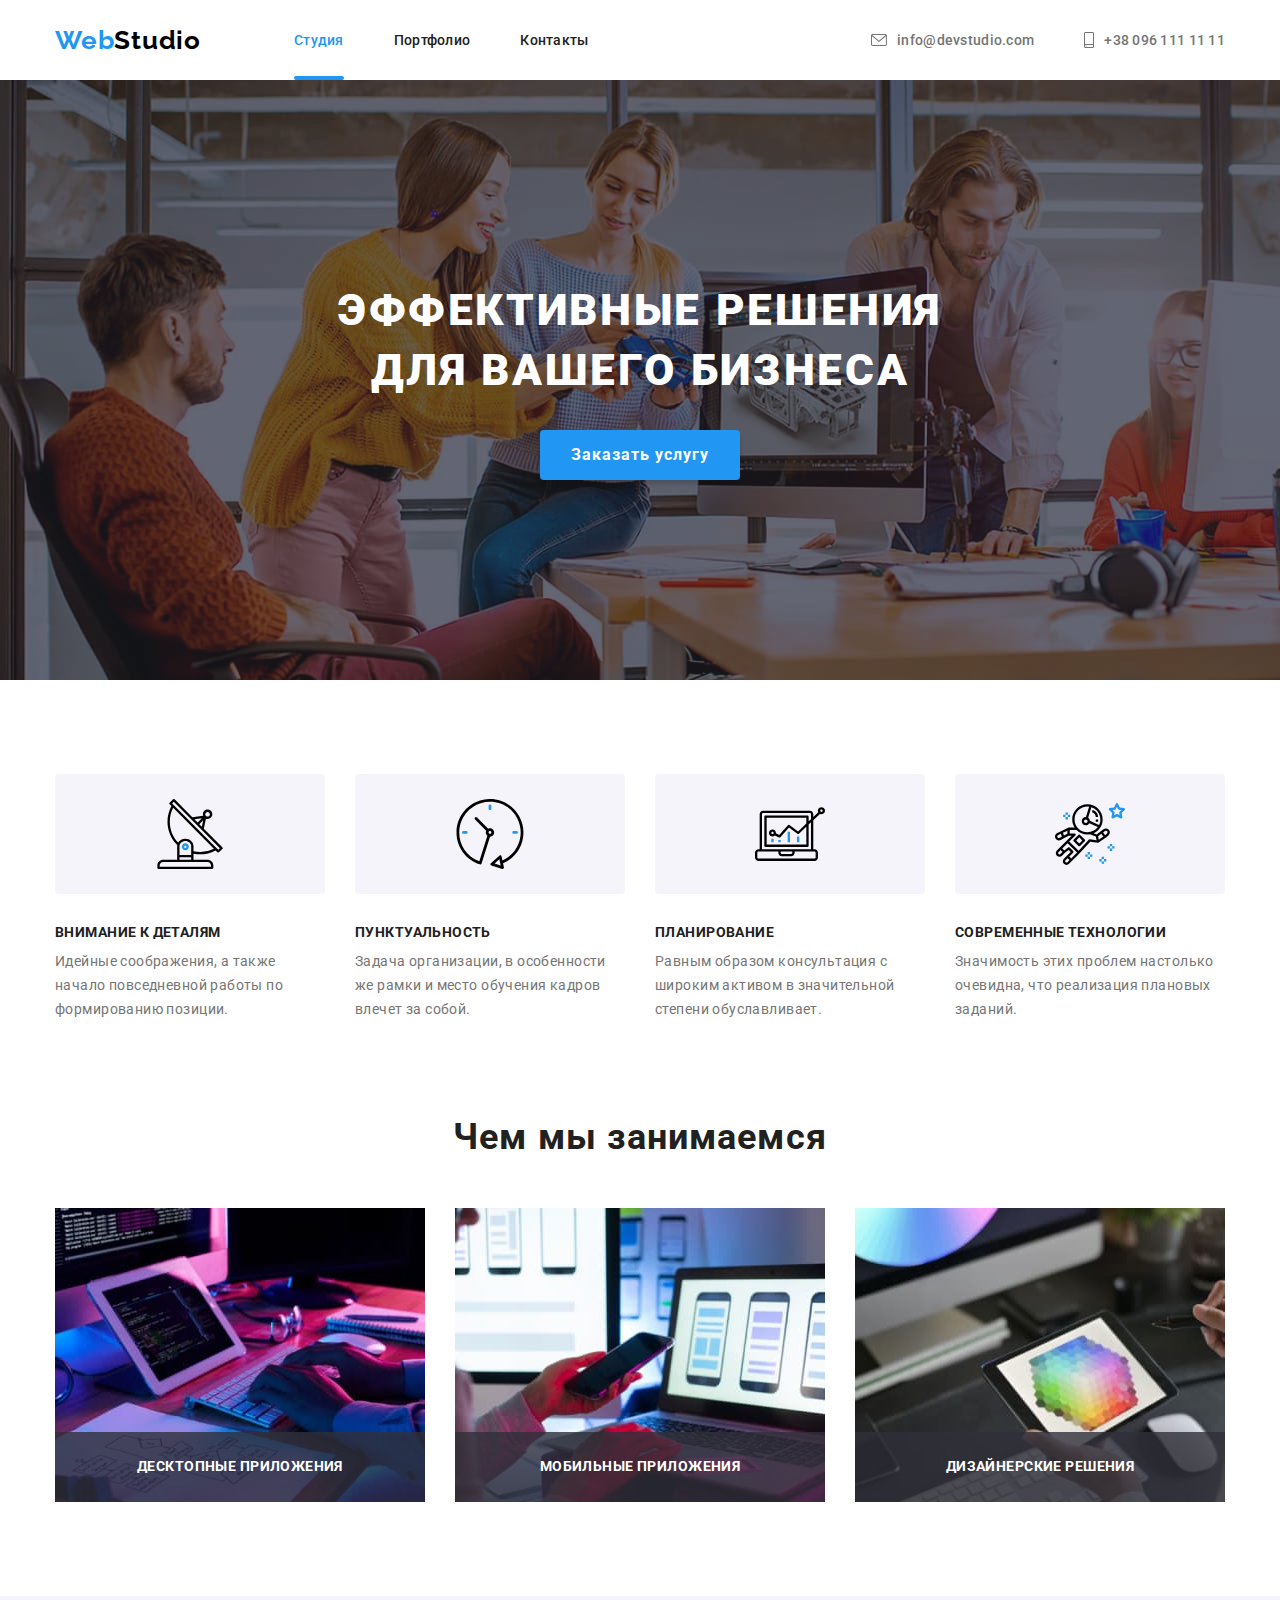
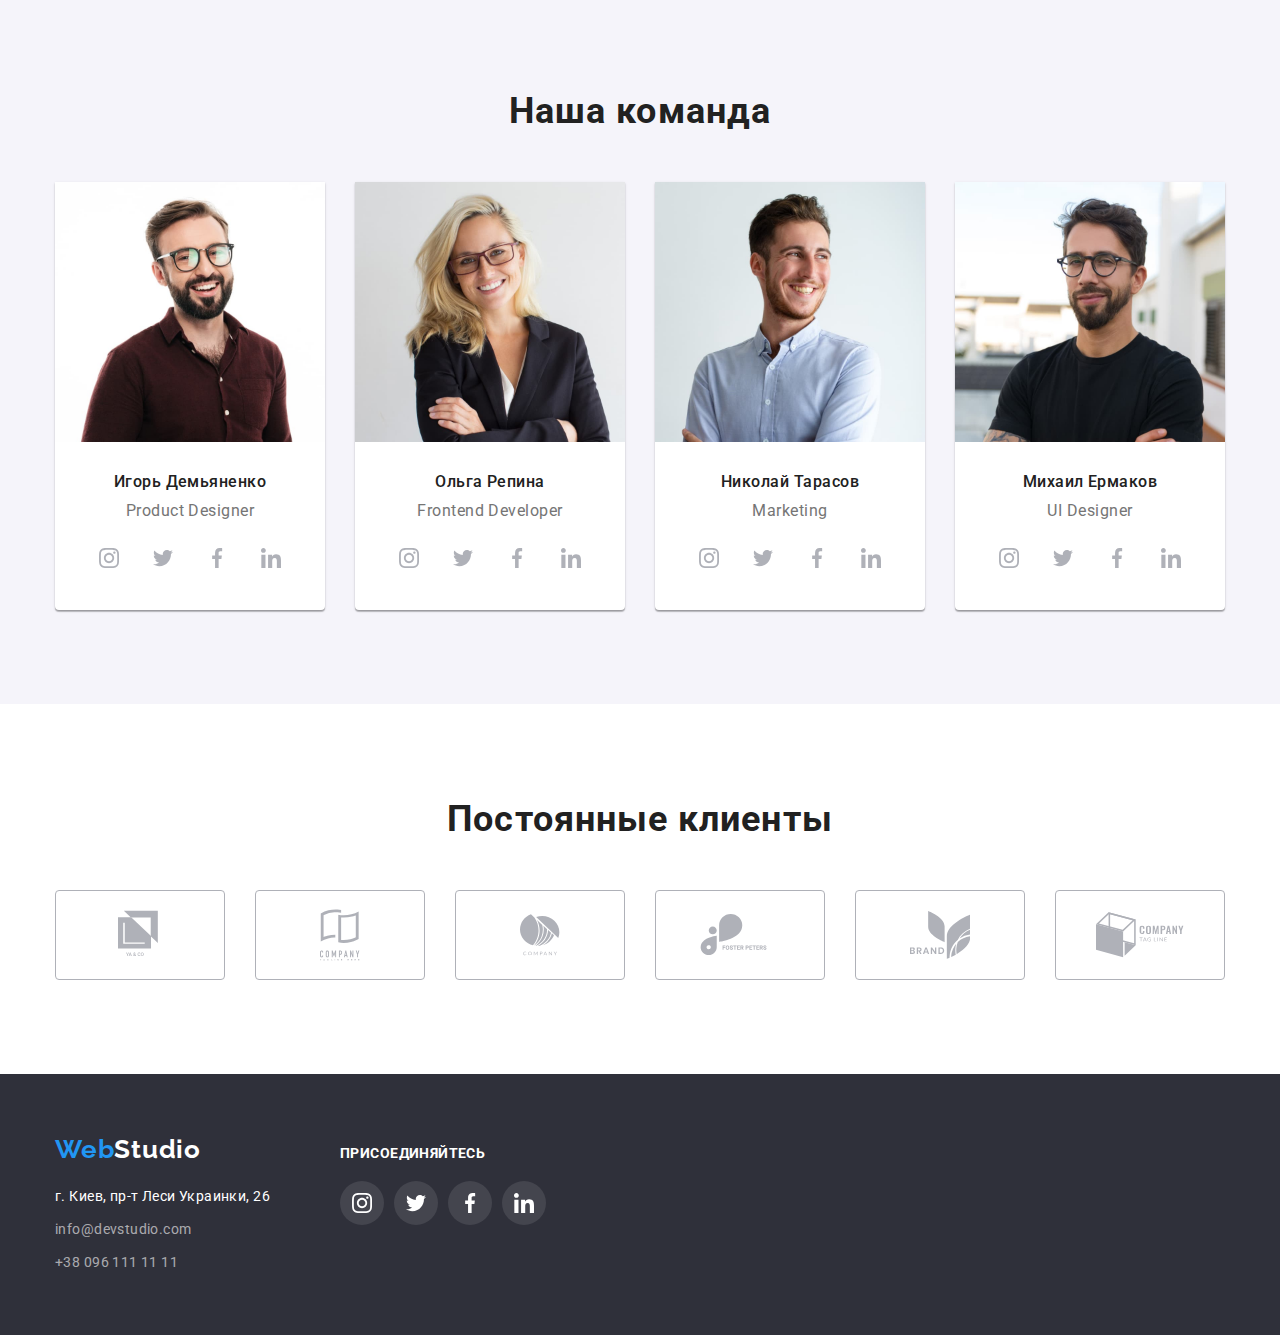
<file: index.html>
<!DOCTYPE html>
<html lang="ru">
  <head>
    <meta charset="UTF-8" />
    <meta name="viewport" content="width=device-width, initial-scale=1.0" />
    <title>Студия</title>
    <link rel="preconnect" href="https://fonts.gstatic.com" />
    <link
      href="https://fonts.googleapis.com/css2?family=Raleway:wght@700&family=Roboto:wght@400;500;700;900&display=swap"
      rel="stylesheet"
    />
    <link
      rel="stylesheet"
      href="https://cdnjs.cloudflare.com/ajax/libs/modern-normalize/1.0.0/modern-normalize.min.css"
    />
    <link rel="stylesheet" href="./css/styles.css" />
  </head>

  <body>
    <header class="header">
      <div class="container">
        <nav class="navigation">
          <a class="logotype links" href="/" lang="en">
            <span class="accent-logo">Web</span>Studio
          </a>
          <ul class="navigation-list lists">
            <li class="navigation-list-item">
              <a class="navigation-list-link links current" href="#">Студия</a>
            </li>
            <li class="navigation-list-item">
              <a class="navigation-list-link links" href="./portfolio.html"
                >Портфолио</a
              >
            </li>
            <li class="navigation-list-item">
              <a class="navigation-list-link links" href="#">Контакты</a>
            </li>
          </ul>
        </nav>
        <ul class="contacts-list lists">
          <li class="contacts-list-item">
            <a
              class="contacts-mail-link links"
              href="mailto:info@devstudio.com"
            >
              <svg class="contacts-icon" width="16" height="12">
                <use href="./images/sprite.svg#envelope"></use>
              </svg>
              info@devstudio.com</a
            >
          </li>
          <li class="contacts-list-item">
            <a class="contacts-tel-link links" href="tel:+380961111111">
              <svg class="contacts-icon" width="10" height="16">
                <use href="./images/sprite.svg#phone"></use>
              </svg>
              +38 096 111 11 11</a
            >
          </li>
        </ul>
      </div>
    </header>

    <main>
      <!-- Hero -->
      <section class="hero">
        <div class="container">
          <h1 class="hero-title">
            Эффективные решения <br />для вашего бизнеса
          </h1>
          <button type="button" class="button" data-modal-open>
            Заказать услугу
          </button>
        </div>
      </section>

      <!-- Features -->
      <section class="features padding-sections">
        <div class="container">
          <h2 class="title visually-hidden">Наши особенности</h2>
          <ul class="features-list lists">
            <li class="features-list-item">
              <div class="features-icon">
                <svg class="features-icon-item">
                  <use href="./images/sprite.svg#antenna"></use>
                </svg>
              </div>
              <h3 class="subtitle">Внимание к деталям</h3>
              <p class="description">
                Идейные соображения, а также начало повседневной работы по
                формированию позиции.
              </p>
            </li>
            <li class="features-list-item">
              <div class="features-icon">
                <svg class="features-icon-item">
                  <use href="./images/sprite.svg#clock"></use>
                </svg>
              </div>
              <h3 class="subtitle">Пунктуальность</h3>
              <p class="description">
                Задача организации, в особенности же рамки и место обучения
                кадров влечет за собой.
              </p>
            </li>
            <li class="features-list-item">
              <div class="features-icon">
                <svg class="features-icon-item">
                  <use href="./images/sprite.svg#computer"></use>
                </svg>
              </div>
              <h3 class="subtitle">Планирование</h3>
              <p class="description">
                Равным образом консультация с широким активом в значительной
                степени обуславливает.
              </p>
            </li>
            <li class="features-list-item">
              <div class="features-icon">
                <svg class="features-icon-item">
                  <use href="./images/sprite.svg#astronaut"></use>
                </svg>
              </div>
              <h3 class="subtitle">Современные технологии</h3>
              <p class="description">
                Значимость этих проблем настолько очевидна, что реализация
                плановых заданий.
              </p>
            </li>
          </ul>
        </div>
      </section>

      <!-- What we do -->
      <section class="process">
        <div class="container">
          <h2 class="title">Чем мы занимаемся</h2>
          <ul class="process-list lists">
            <li class="process-list-item">
              <div class="process-wrapper">
                <img
                  class="process-list-img"
                  src="./images/what_we_do/img1.jpg"
                  alt="Человек набирает программный код на компьютере"
                  width="370"
                  height="294"
                />
                <h3 class="process-title">Десктопные приложения</h3>
              </div>
            </li>
            <li class="process-list-item">
              <div class="process-wrapper">
                <img
                  class="process-list-img"
                  src="./images/what_we_do/img2.jpg"
                  alt="Человек проверяет на компьютере соответствие макета и готовой программы для мобильного телефона"
                  width="370"
                  height="294"
                />
                <h3 class="process-title">Мобильные приложения</h3>
              </div>
            </li>
            <li class="process-list-item">
              <div class="process-wrapper">
                <img
                  class="process-list-img"
                  src="./images/what_we_do/img3.jpg"
                  alt="Человек проверяет поведение программы на планшете"
                  width="370"
                  height="294"
                />
                <h3 class="process-title">Дизайнерские решения</h3>
              </div>
            </li>
          </ul>
        </div>
      </section>

      <!-- Team -->
      <section class="team padding-sections">
        <div class="container">
          <h2 class="title">Наша команда</h2>
          <ul class="team-list lists">
            <li class="team-list-item">
              <img
                class="team-list-img"
                src="./images/team/demyanenko.jpg"
                alt="Улыбающийся мужчина в очках и с бородой, которого зовут Игорь Демьяненко"
                width="270"
                height="260"
              />
              <h3 class="team-list-name">Игорь Демьяненко</h3>
              <p class="team-list-position" lang="en">Product Designer</p>
              <ul class="social-links lists">
                <li class="social-links-item">
                  <a class="social-links-link" href="/" aria-label="Инстаграмм">
                    <svg class="social-links-icon" width="20" height="20">
                      <use href="./images/sprite.svg#instagram"></use>
                    </svg>
                  </a>
                </li>
                <li class="social-links-item">
                  <a class="social-links-link" href="/" aria-label="Твиттер">
                    <svg class="social-links-icon" width="20" height="20">
                      <use href="./images/sprite.svg#twitter"></use>
                    </svg>
                  </a>
                </li>
                <li class="social-links-item">
                  <a class="social-links-link" href="/" aria-label="Фейсбук">
                    <svg class="social-links-icon" width="20" height="20">
                      <use href="./images/sprite.svg#facebook"></use>
                    </svg>
                  </a>
                </li>
                <li class="social-links-item">
                  <a class="social-links-link" href="/" aria-label="Линкедин">
                    <svg class="social-links-icon" width="20" height="20">
                      <use href="./images/sprite.svg#linkedin"></use>
                    </svg>
                  </a>
                </li>
              </ul>
            </li>
            <li class="team-list-item">
              <img
                class="team-list-img"
                src="./images/team/repina.jpg"
                alt="Улыбающаяся женщина в очках, которую зовут Ольга Репина"
                width="270"
                height="260"
              />
              <h3 class="team-list-name">Ольга Репина</h3>
              <p class="team-list-position" lang="en">Frontend Developer</p>
              <ul class="social-links lists">
                <li class="social-links-item">
                  <a class="social-links-link" href="/" aria-label="Инстаграмм">
                    <svg class="social-links-icon" width="20" height="20">
                      <use href="./images/sprite.svg#instagram"></use>
                    </svg>
                  </a>
                </li>
                <li class="social-links-item">
                  <a class="social-links-link" href="/" aria-label="Твиттер">
                    <svg class="social-links-icon" width="20" height="20">
                      <use href="./images/sprite.svg#twitter"></use>
                    </svg>
                  </a>
                </li>
                <li class="social-links-item">
                  <a class="social-links-link" href="/" aria-label="Фейсбук">
                    <svg class="social-links-icon" width="20" height="20">
                      <use href="./images/sprite.svg#facebook"></use>
                    </svg>
                  </a>
                </li>
                <li class="social-links-item">
                  <a class="social-links-link" href="/" aria-label="Линкедин">
                    <svg class="social-links-icon" width="20" height="20">
                      <use href="./images/sprite.svg#linkedin"></use>
                    </svg>
                  </a>
                </li>
              </ul>
            </li>
            <li class="team-list-item">
              <img
                class="team-list-img"
                src="./images/team/tarasov.jpg"
                alt="Улыбающийся мужчина с бородой, которого зовут Николай Тарасов"
                width="270"
                height="260"
              />
              <h3 class="team-list-name">Николай Тарасов</h3>
              <p class="team-list-position" lang="en">Marketing</p>
              <ul class="social-links lists">
                <li class="social-links-item">
                  <a class="social-links-link" href="/" aria-label="Инстаграмм">
                    <svg class="social-links-icon" width="20" height="20">
                      <use href="./images/sprite.svg#instagram"></use>
                    </svg>
                  </a>
                </li>
                <li class="social-links-item">
                  <a class="social-links-link" href="/" aria-label="Твиттер">
                    <svg class="social-links-icon" width="20" height="20">
                      <use href="./images/sprite.svg#twitter"></use>
                    </svg>
                  </a>
                </li>
                <li class="social-links-item">
                  <a class="social-links-link" href="/" aria-label="Фейсбук">
                    <svg class="social-links-icon" width="20" height="20">
                      <use href="./images/sprite.svg#facebook"></use>
                    </svg>
                  </a>
                </li>
                <li class="social-links-item">
                  <a class="social-links-link" href="/" aria-label="Линкедин">
                    <svg class="social-links-icon" width="20" height="20">
                      <use href="./images/sprite.svg#linkedin"></use>
                    </svg>
                  </a>
                </li>
              </ul>
            </li>
            <li class="team-list-item">
              <img
                class="team-list-img"
                src="./images/team/ermakov.jpg"
                alt="Улыбающийся мужчина в очках и с бородой, которого зовут Михаил Ермаков"
                width="270"
                height="260"
              />
              <h3 class="team-list-name">Михаил Ермаков</h3>
              <p class="team-list-position" lang="en">UI Designer</p>
              <ul class="social-links lists">
                <li class="social-links-item">
                  <a class="social-links-link" href="/" aria-label="Инстаграмм">
                    <svg class="social-links-icon" width="20" height="20">
                      <use href="./images/sprite.svg#instagram"></use>
                    </svg>
                  </a>
                </li>
                <li class="social-links-item">
                  <a class="social-links-link" href="/" aria-label="Твиттер">
                    <svg class="social-links-icon" width="20" height="20">
                      <use href="./images/sprite.svg#twitter"></use>
                    </svg>
                  </a>
                </li>
                <li class="social-links-item">
                  <a class="social-links-link" href="/" aria-label="Фейсбук">
                    <svg class="social-links-icon" width="20" height="20">
                      <use href="./images/sprite.svg#facebook"></use>
                    </svg>
                  </a>
                </li>
                <li class="social-links-item">
                  <a class="social-links-link" href="/" aria-label="Линкедин">
                    <svg class="social-links-icon" width="20" height="20">
                      <use href="./images/sprite.svg#linkedin"></use>
                    </svg>
                  </a>
                </li>
              </ul>
            </li>
          </ul>
        </div>
      </section>

      <!--CLIENTS-->
      <section class="clients padding-sections">
        <div class="container">
          <h2 class="title">Постоянные клиенты</h2>
          <ul class="clients-list lists">
            <li class="clients-list-item">
              <a class="client-link" href="/">
                <svg class="client-logo" width="44" height="50">
                  <use href="./images/sprite.svg#logo1"></use>
                </svg>
              </a>
            </li>
            <li class="clients-list-item">
              <a class="client-link" href="/">
                <svg class="client-logo" width="40" height="52">
                  <use href="./images/sprite.svg#logo2"></use>
                </svg>
              </a>
            </li>
            <li class="clients-list-item">
              <a class="client-link" href="/">
                <svg class="client-logo" width="40" height="42">
                  <use href="./images/sprite.svg#logo3"></use>
                </svg>
              </a>
            </li>
            <li class="clients-list-item">
              <a class="client-link" href="/">
                <svg class="client-logo" width="80" height="42">
                  <use href="./images/sprite.svg#logo4"></use>
                </svg>
              </a>
            </li>
            <li class="clients-list-item">
              <a class="client-link" href="/">
                <svg class="client-logo" width="60" height="48">
                  <use href="./images/sprite.svg#logo5"></use>
                </svg>
              </a>
            </li>
            <li class="clients-list-item">
              <a class="client-link" href="/">
                <svg class="client-logo" width="88" height="46">
                  <use href="./images/sprite.svg#logo6"></use>
                </svg>
              </a>
            </li>
          </ul>
        </div>
      </section>
    </main>

    <!--FOOTER-->
    <footer class="footer">
      <div class="container">
        <div class="contacts">
          <a class="logotype links logo-dark" href="/" lang="en">
            <span class="accent-logo">Web</span>Studio
          </a>
          <address class="address">
            <ul class="contact-information-list lists">
              <li class="contact-information-list-item">
                <a
                  class="contact-information-list-link links contact-address"
                  href="https://goo.gl/maps/4wax39KtcL6fPzoCA"
                  target="_blank"
                  >г. Киев, пр-т Леси Украинки, 26</a
                >
              </li>
              <li class="contact-information-list-item">
                <a
                  class="contact-information-list-link links contact-information"
                  href="mailto:info@devstudio.com"
                  >info@devstudio.com</a
                >
              </li>
              <li class="contact-information-list-item">
                <a
                  class="contact-information-list-link links contact-information"
                  href="tel:+380961111111"
                  >+38 096 111 11 11</a
                >
              </li>
            </ul>
          </address>
        </div>
        <div class="social-items">
          <p class="call">присоединяйтесь</p>
          <ul class="social-footer lists">
            <li class="social-links-item">
              <a class="social-links-link" href="/" aria-label="Инстаграмм">
                <svg class="social-links-icon" width="20" height="20">
                  <use href="./images/sprite.svg#instagram"></use>
                </svg>
              </a>
            </li>
            <li class="social-links-item">
              <a class="social-links-link" href="/" aria-label="Твиттер">
                <svg class="social-links-icon" width="20" height="20">
                  <use href="./images/sprite.svg#twitter"></use>
                </svg>
              </a>
            </li>
            <li class="social-links-item">
              <a class="social-links-link" href="/" aria-label="Фейсбук">
                <svg class="social-links-icon" width="20" height="20">
                  <use href="./images/sprite.svg#facebook"></use>
                </svg>
              </a>
            </li>
            <li class="social-links-item">
              <a class="social-links-link" href="/" aria-label="Линкедин">
                <svg class="social-links-icon" width="20" height="20">
                  <use href="./images/sprite.svg#linkedin"></use>
                </svg>
              </a>
            </li>
          </ul>
        </div>
      </div>
    </footer>

    <!--MODAL-WINDOW-->
    <div class="backdrop is-hidden" data-modal>
      <div class="modal">
        <button type="button" class="modal-close-btn" data-modal-close>
          <svg class="close-btn" width="18" height="18">
            <use href="./images/sprite.svg#close-btn"></use>
          </svg>
        </button>
      </div>
    </div>
    <script src="./js/modal.js"></script>
  </body>
</html>
</file>
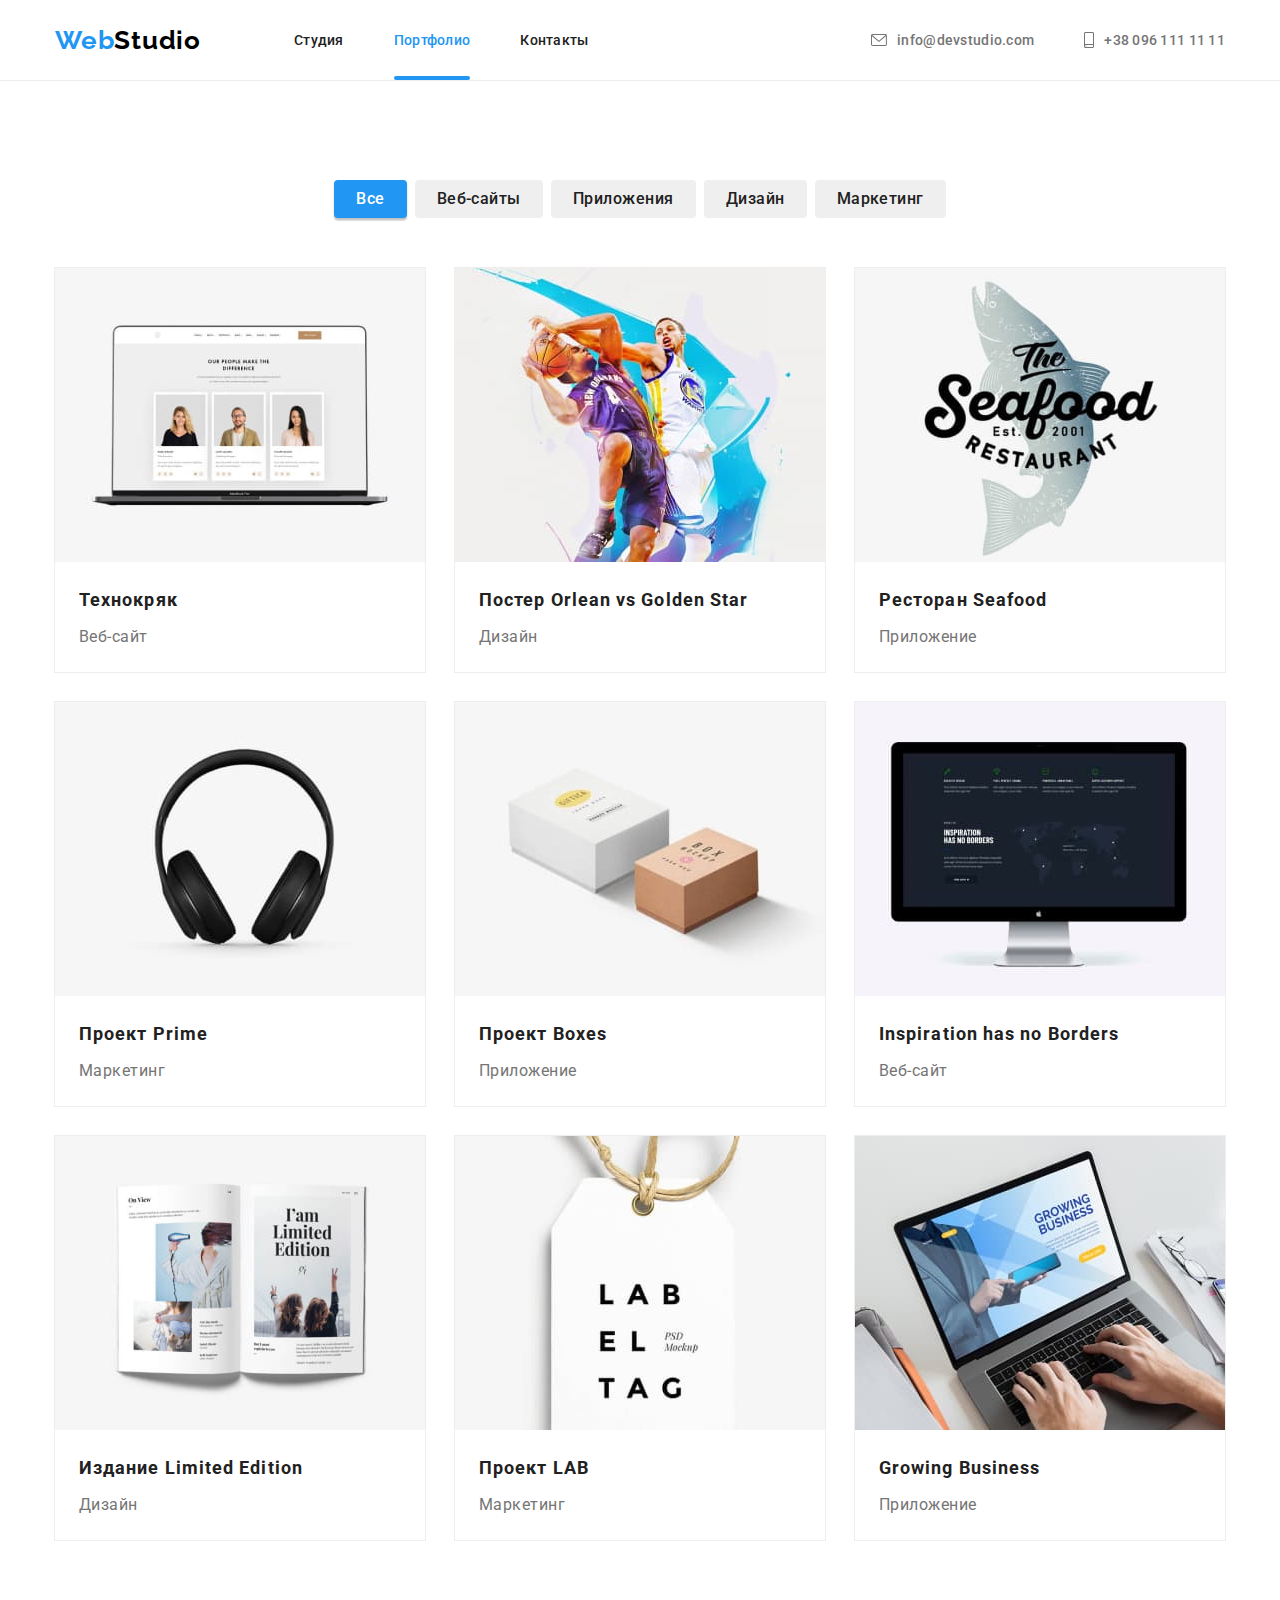
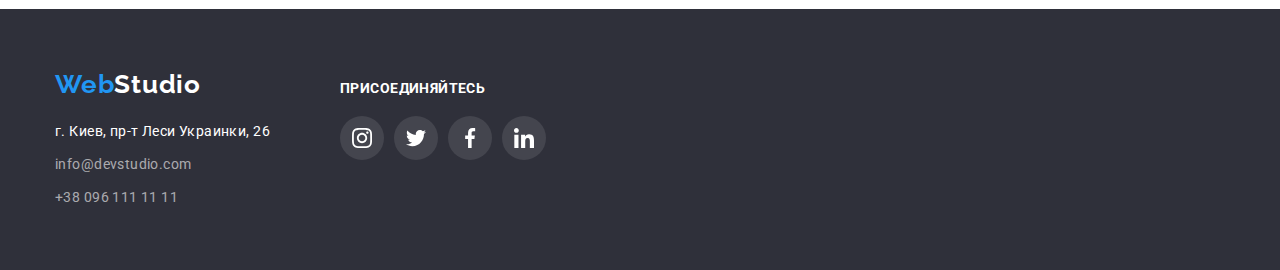
<file: portfolio.html>
<!DOCTYPE html>
<html lang="ru">
  <head>
    <meta charset="UTF-8" />
    <meta name="viewport" content="width=device-width, initial-scale=1.0" />
    <title>Портфолио</title>
    <link rel="preconnect" href="https://fonts.gstatic.com" />
    <link
      href="https://fonts.googleapis.com/css2?family=Raleway:wght@700&family=Roboto:wght@400;500;700;900&display=swap"
      rel="stylesheet"
    />
    <link
      rel="stylesheet"
      href="https://cdnjs.cloudflare.com/ajax/libs/modern-normalize/1.0.0/modern-normalize.min.css"
    />
    <link rel="stylesheet" href="./css/styles.css" />
  </head>

  <body>
    <header class="header header-pf">
      <div class="container">
        <nav class="navigation">
          <a class="logotype links" href="/" lang="en">
            <span class="accent-logo">Web</span>Studio
          </a>
          <ul class="navigation-list lists">
            <li class="navigation-list-item">
              <a class="navigation-list-link links" href="./index.html"
                >Студия</a
              >
            </li>
            <li class="navigation-list-item">
              <a class="navigation-list-link links current" href="#"
                >Портфолио</a
              >
            </li>
            <li class="navigation-list-item">
              <a class="navigation-list-link links" href="#">Контакты</a>
            </li>
          </ul>
        </nav>
        <ul class="contacts-list lists">
          <li class="contacts-list-item">
            <a
              class="contacts-mail-link-pf links"
              href="mailto:info@devstudio.com"
            >
              <svg class="contacts-icon" width="16" height="12">
                <use href="./images/sprite.svg#envelope"></use>
              </svg>
              info@devstudio.com</a
            >
          </li>
          <li class="contacts-list-item">
            <a class="contacts-tel-link links" href="tel:+380961111111">
              <svg class="contacts-icon" width="10" height="16">
                <use href="./images/sprite.svg#phone"></use>
              </svg>
              +38 096 111 11 11</a
            >
          </li>
        </ul>
      </div>
    </header>

    <main>
      <!-- Portfolio -->
      <section class="portfolio">
        <div class="container">
          <h1 class="title visually-hidden">Наши работы</h1>
          <ul class="filter-list lists">
            <li class="filter-list-item">
              <button class="filter-button current-btn" type="button">
                Все
              </button>
            </li>
            <li class="filter-list-item">
              <button class="filter-button" type="button">Веб-сайты</button>
            </li>
            <li class="filter-list-item">
              <button class="filter-button" type="button">Приложения</button>
            </li>
            <li class="filter-list-item">
              <button class="filter-button" type="button">Дизайн</button>
            </li>
            <li class="filter-list-item">
              <button class="filter-button" type="button">Маркетинг</button>
            </li>
          </ul>
          <ul class="portfolio-list lists">
            <li class="portfolio-list-item">
              <a class="portfolio-list-link links" href="#">
                <div class="portfolio-img-wrapper">
                  <img
                    class="portfolio-list-img"
                    src="./images/portfolio/technocryak.jpg"
                    width="370"
                    height="294"
                    alt="Ноутбук, на экране которого открыта стартовая страница сайта с подписанными фотографиями трех специалистов - двух женщин и мужчины"
                  />
                  <p class="overlay">
                    Технокряк это современная площадка распространения
                    коронавируса. Компании используют эту платформу для
                    цифрового шпионажа и атак на защищённые сервера конкурентов.
                  </p>
                </div>
                <div class="text">
                  <h2 class="portfolio-title">Технокряк</h2>
                  <p class="filter-section">Веб-сайт</p>
                </div>
              </a>
            </li>
            <li class="portfolio-list-item">
              <a class="portfolio-list-link links" href="#">
                <div class="portfolio-img-wrapper">
                  <img
                    class="portfolio-list-img"
                    src="./images/portfolio/poster.jpg"
                    width="370"
                    height="294"
                    alt="Два баскетболиста из разных команд в прыжке пытаются завладеть мячом"
                  />
                  <p class="overlay">
                    Технокряк это современная площадка распространения
                    коронавируса. Компании используют эту платформу для
                    цифрового шпионажа и атак на защищённые сервера конкурентов.
                  </p>
                </div>
                <div class="text">
                  <h2 class="portfolio-title">
                    Постер <span lang="en">Orlean vs Golden Star</span>
                  </h2>
                  <p class="filter-section">Дизайн</p>
                </div>
              </a>
            </li>
            <li class="portfolio-list-item">
              <a class="portfolio-list-link links" href="#">
                <div class="portfolio-img-wrapper">
                  <img
                    class="portfolio-list-img"
                    src="./images/portfolio/seafood.jpg"
                    width="370"
                    height="294"
                    alt="Серый лосось и поверх него надпись на английском языке - имя ресторана и год открытия"
                  />
                  <p class="overlay">
                    Технокряк это современная площадка распространения
                    коронавируса. Компании используют эту платформу для
                    цифрового шпионажа и атак на защищённые сервера конкурентов.
                  </p>
                </div>
                <div class="text">
                  <h2 class="portfolio-title">
                    Ресторан <span lang="en">Seafood</span>
                  </h2>
                  <p class="filter-section">Приложение</p>
                </div>
              </a>
            </li>
            <li class="portfolio-list-item">
              <a class="portfolio-list-link links" href="#">
                <div class="portfolio-img-wrapper">
                  <img
                    class="portfolio-list-img"
                    src="./images/portfolio/prime.jpg"
                    width="370"
                    height="294"
                    alt="Большие черные беспроводные наушники"
                  />
                  <p class="overlay">
                    Технокряк это современная площадка распространения
                    коронавируса. Компании используют эту платформу для
                    цифрового шпионажа и атак на защищённые сервера конкурентов.
                  </p>
                </div>
                <div class="text">
                  <h2 class="portfolio-title">
                    Проект <span lang="en">Prime</span>
                  </h2>
                  <p class="filter-section">Маркетинг</p>
                </div>
              </a>
            </li>
            <li class="portfolio-list-item">
              <a class="portfolio-list-link links" href="#">
                <div class="portfolio-img-wrapper">
                  <img
                    class="portfolio-list-img"
                    src="./images/portfolio/boxes.jpg"
                    width="370"
                    height="294"
                    alt="Две коробки с надписями на английском языке"
                  />
                  <p class="overlay">
                    Технокряк это современная площадка распространения
                    коронавируса. Компании используют эту платформу для
                    цифрового шпионажа и атак на защищённые сервера конкурентов.
                  </p>
                </div>
                <div class="text">
                  <h2 class="portfolio-title">
                    Проект <span lang="en">Boxes</span>
                  </h2>
                  <p class="filter-section">Приложение</p>
                </div>
              </a>
            </li>
            <li class="portfolio-list-item">
              <a class="portfolio-list-link links" href="#">
                <div class="portfolio-img-wrapper">
                  <img
                    class="portfolio-list-img"
                    src="./images/portfolio/inspiration.jpg"
                    width="370"
                    height="294"
                    alt="Эппл-монитор, на темном экране которого открыта стартовая страница англоязычного сайта с миникартой"
                  />
                  <p class="overlay">
                    Технокряк это современная площадка распространения
                    коронавируса. Компании используют эту платформу для
                    цифрового шпионажа и атак на защищённые сервера конкурентов.
                  </p>
                </div>
                <div class="text">
                  <h2 class="portfolio-title" lang="en">
                    Inspiration has no Borders
                  </h2>
                  <p class="filter-section">Веб-сайт</p>
                </div>
              </a>
            </li>
            <li class="portfolio-list-item">
              <a class="portfolio-list-link links" href="#">
                <div class="portfolio-img-wrapper">
                  <img
                    class="portfolio-list-img"
                    src="./images/portfolio/lim_edition.jpg"
                    width="370"
                    height="294"
                    alt="Раскрытый англоязычный печатный журнал с цветными иллюстрациями"
                  />
                  <p class="overlay">
                    Технокряк это современная площадка распространения
                    коронавируса. Компании используют эту платформу для
                    цифрового шпионажа и атак на защищённые сервера конкурентов.
                  </p>
                </div>
                <div class="text">
                  <h2 class="portfolio-title">
                    Издание <span lang="en">Limited Edition</span>
                  </h2>
                  <p class="filter-section">Дизайн</p>
                </div>
              </a>
            </li>
            <li class="portfolio-list-item">
              <a class="portfolio-list-link links" href="#">
                <div class="portfolio-img-wrapper">
                  <img
                    class="portfolio-list-img"
                    src="./images/portfolio/lab.jpg"
                    width="370"
                    height="294"
                    alt="На веревке белая бирка с черными латинскими буквами"
                  />
                  <p class="overlay">
                    Технокряк это современная площадка распространения
                    коронавируса. Компании используют эту платформу для
                    цифрового шпионажа и атак на защищённые сервера конкурентов.
                  </p>
                </div>
                <div class="text">
                  <h2 class="portfolio-title">
                    Проект <span lang="en">LAB</span>
                  </h2>
                  <p class="filter-section">Маркетинг</p>
                </div>
              </a>
            </li>
            <li class="portfolio-list-item">
              <a class="portfolio-list-link links" href="#">
                <div class="portfolio-img-wrapper">
                  <img
                    class="portfolio-list-img"
                    src="./images/portfolio/gr_business.jpg"
                    width="370"
                    height="294"
                    alt="Руки человека, лежащие на клавиатуре ноутбука, на экране которого открыта стартовая страница англоязычного сайта"
                  />
                  <p class="overlay">
                    Технокряк это современная площадка распространения
                    коронавируса. Компании используют эту платформу для
                    цифрового шпионажа и атак на защищённые сервера конкурентов.
                  </p>
                </div>
                <div class="text">
                  <h2 class="portfolio-title" lang="en">Growing Business</h2>
                  <p class="filter-section">Приложение</p>
                </div>
              </a>
            </li>
          </ul>
        </div>
      </section>
    </main>
    <footer class="footer">
      <div class="container">
        <div class="contacts">
          <a class="logotype links logo-dark" href="/" lang="en">
            <span class="accent-logo">Web</span>Studio
          </a>
          <address class="address">
            <ul class="contact-information-list lists">
              <li class="contact-information-list-item">
                <a
                  class="contact-information-list-link links contact-address"
                  href="https://goo.gl/maps/4wax39KtcL6fPzoCA"
                  target="_blank"
                  >г. Киев, пр-т Леси Украинки, 26</a
                >
              </li>
              <li class="contact-information-list-item">
                <a
                  class="contact-information-list-link links contact-information"
                  href="mailto:info@devstudio.com"
                  >info@devstudio.com</a
                >
              </li>
              <li class="contact-information-list-item">
                <a
                  class="contact-information-list-link links contact-information"
                  href="tel:+380961111111"
                  >+38 096 111 11 11</a
                >
              </li>
            </ul>
          </address>
        </div>
        <div class="social-items">
          <p class="call">присоединяйтесь</p>
          <ul class="social-footer lists">
            <li class="social-links-item">
              <a class="social-links-link" href="/" aria-label="Инстаграмм">
                <svg class="social-links-icon" width="20" height="20">
                  <use href="./images/sprite.svg#instagram"></use>
                </svg>
              </a>
            </li>
            <li class="social-links-item">
              <a class="social-links-link" href="/" aria-label="Твиттер">
                <svg class="social-links-icon" width="20" height="20">
                  <use href="./images/sprite.svg#twitter"></use>
                </svg>
              </a>
            </li>
            <li class="social-links-item">
              <a class="social-links-link" href="/" aria-label="Фейсбук">
                <svg class="social-links-icon" width="20" height="20">
                  <use href="./images/sprite.svg#facebook"></use>
                </svg>
              </a>
            </li>
            <li class="social-links-item">
              <a class="social-links-link" href="/" aria-label="Линкедин">
                <svg class="social-links-icon" width="20" height="20">
                  <use href="./images/sprite.svg#linkedin"></use>
                </svg>
              </a>
            </li>
          </ul>
        </div>
      </div>
    </footer>
  </body>
</html>
</file>
<file: css/styles.css>
:root {
  --color-text-title: #212121;
  --color-text: #757575;
  --accent-color: #2196f3;
  --extra-color: #ffffff;
  --color-client: #afb1b8;

  --text-font: "Roboto", sans-serif;
  --logo-font: "Raleway", sans-serif;
}

body {
  font-family: var(--text-font);
  color: var(--color-text);
  max-width: 1600px;
}

h1,
h2,
h3,
h4,
h5,
h6,
p {
  margin: 0;
}

ul,
ol {
  margin: 0;
  padding: 0;
}

img {
  display: block;
  max-width: 100%;
  height: auto;
}

/* ==========HELPER CLASSES========== */
.links {
  text-decoration: none;
}

.lists {
  list-style: none;
}

.address {
  font-style: normal;
}

.container {
  width: 1200px;
  padding: 0 15px;
  margin: 0 auto;
}

.padding-sections {
  padding-top: 94px;
  padding-bottom: 94px;
}

.visually-hidden:not(:focus):not(:active),
input[type="checkbox"].visually-hidden,
input[type="radio"].visually-hidden {
  position: absolute;
  width: 1px;
  height: 1px;
  margin: -1px;
  border: 0;
  padding: 0;
  white-space: nowrap;
  clip-path: inset(100%);
  clip: rect(0 0 0 0);
  overflow: hidden;
}
/* ==========END HELPER CLASSES========== */

/* ==========COMPONENTS========== */
.title {
  font-weight: 700;
  font-size: 36px;
  line-height: 1.167;
  text-align: center;
  letter-spacing: 0.03em;
  color: var(--color-text-title);
  margin-bottom: 50px;
}

.description {
  font-weight: 400;
  font-size: 14px;
  line-height: 1.714;
  letter-spacing: 0.03em;
  color: var(--color-text);
}
/* ==========END COMPONENTS========== */

/*==============HEADER================*/
.header .container {
  display: flex;
  align-items: center;
}

.navigation {
  display: flex;
  align-items: center;
}

.navigation-list {
  display: flex;
  align-items: center;
}

.logotype {
  font-family: var(--logo-font);
  font-weight: 700;
  font-size: 26px;
  line-height: 1.192;
  letter-spacing: 0.03em;
  color: #000000;
  margin-right: 93px;
}

.logotype .accent-logo {
  color: var(--accent-color);
}

.navigation-list-item {
  font-weight: 500;
  font-size: 14px;
  line-height: 1.143;
  letter-spacing: 0.02em;
  color: var(--color-text-title);
}

.navigation-list-item:not(:last-child) {
  margin-right: 50px;
}

.navigation-list-link {
  position: relative;
  color: var(--color-text-title);
  padding: 32px 0;
  transition: color 250ms cubic-bezier(0.4, 0, 0.2, 1);
}

.current.navigation-list-link::after {
  content: "";
  position: absolute;
  left: 0;
  bottom: 0;
  display: block;
  width: 100%;
  height: 4px;
  border-radius: 2px;
  background: var(--accent-color);
}

.current,
.contacts-mail-link-current,
.navigation-list-link:hover,
.navigation-list-link:focus,
.contacts-mail-link:hover,
.contacts-mail-link:focus,
.contacts-mail-link-pf:hover,
.contacts-mail-link-pf:focus,
.contacts-tel-link:hover,
.contacts-tel-link:focus {
  color: var(--accent-color);
}

.contacts-list-item {
  display: flex;
  align-items: baseline;
  padding: 32px 0;
}

.contacts-mail-link,
.contacts-tel-link,
.contacts-mail-link-pf {
  display: flex;
  align-items: center;
  justify-content: center;
  transition: color 250ms cubic-bezier(0.4, 0, 0.2, 1);
}

.contacts-icon {
  fill: currentColor;
  margin-right: 10px;
}

.contacts-list {
  font-weight: 500;
  font-size: 14px;
  line-height: 1.143;
  letter-spacing: 0.02em;
  display: flex;
  align-items: center;
  margin-left: auto;
}

.contacts-list-item:not(:last-child) {
  margin-right: 50px;
}

.contacts-mail-link,
.contacts-tel-link,
.contacts-mail-link-pf {
  color: inherit;
}

.contacts-mail-link-pf {
  text-decoration: inherit;
}
/*==============END HEADER================*/

/*==============HERO================*/
.hero {
  background: #2f303a;
  background-image: linear-gradient(
      rgba(47, 48, 58, 0.4),
      rgba(47, 48, 58, 0.4)
    ),
    url("../images/hero/hero_img.jpg");
  text-align: center;
}

.hero .container {
  padding-top: 200px;
  padding-bottom: 200px;
}

.hero-title {
  font-weight: 900;
  font-size: 44px;
  line-height: 1.364;
  letter-spacing: 0.06em;
  text-transform: uppercase;
  color: var(--extra-color);
  margin-bottom: 30px;
}

.button {
  font-family: inherit;
  font-weight: 700;
  font-size: 16px;
  line-height: 1.875;
  letter-spacing: 0.06em;
  color: var(--extra-color);
  background: var(--accent-color);
  min-width: 200px;
  padding: 10px 30px;
  box-shadow: 0px 4px 4px rgba(0, 0, 0, 0.15);
  border-radius: 4px;
  border: none;
  cursor: pointer;
}
/*==============END HERO================*/

/*==============FEATURES================*/
.features-list {
  display: flex;
  align-items: center;
}

.features-list-item:not(:last-child) {
  max-width: 270px;
  margin-right: 30px;
}

.features-icon {
  display: flex;
  justify-content: center;
  background: #f5f4fa;
  border-radius: 4px;
  padding: 25px 100px;
  margin-bottom: 30px;
}

.features-icon-item {
  width: 70px;
  height: 70px;
}

.subtitle {
  font-weight: 700;
  font-size: 14px;
  line-height: 1.143;
  letter-spacing: 0.03em;
  text-transform: uppercase;
  color: var(--color-text-title);
  margin-bottom: 10px;
}
/*============== END FEATURES================*/

/*==============WHAT WE DO================*/
.process {
  padding-bottom: 94px;
}

.process-list {
  display: flex;
  align-items: center;
}

.process-list-item:not(:last-child) {
  margin-right: 30px;
}

.process-wrapper {
  position: relative;
}

.process-title {
  position: absolute;
  left: 0;
  bottom: 0;
  width: 100%;
  height: 70px;
  font-weight: 700;
  font-size: 14px;
  line-height: 1.143;
  text-align: center;
  letter-spacing: 0.03em;
  text-transform: uppercase;
  padding: 26px 0;
  color: var(--extra-color);
  background: rgba(47, 48, 58, 0.8);
}
/*==============END WHAT WE DO================*/

/*==============TEAM================*/
.team {
  background-color: #f5f4fa;
}

.team-list {
  display: flex;
  align-items: center;
}

.team-list-item {
  width: 270px;
  background: var(--extra-color);
  box-shadow: 0px 1px 3px rgba(0, 0, 0, 0.12), 0px 1px 1px rgba(0, 0, 0, 0.14),
    0px 2px 1px rgba(0, 0, 0, 0.2);
  border-radius: 0px 0px 4px 4px;
}

.team-list-item:not(:last-child) {
  margin-right: 30px;
}

.team-list-img {
  margin-bottom: 30px;
}

.team-list-name {
  font-weight: 500;
  font-size: 16px;
  line-height: 1.188;
  text-align: center;
  letter-spacing: 0.03em;
  color: var(--color-text-title);
  margin-bottom: 10px;
}

.team-list-position {
  font-weight: 400;
  font-size: 16px;
  line-height: 1.188;
  text-align: center;
  letter-spacing: 0.03em;
  color: var(--color-text);
}

.social-links {
  display: flex;
  justify-content: space-between;
  padding: 16px 32px 30px;
}

.social-links-item {
  width: 44px;
  height: 44px;
}

.social-links-link {
  display: flex;
  justify-content: center;
  align-items: center;
  width: 100%;
  height: 100%;
  background-color: var(--extra-color);
  border-radius: 50%;
  transition: background-color 250ms cubic-bezier(0.4, 0, 0.2, 1);
}

.current-link,
.social-links-link:focus,
.social-links-link:hover {
  background-color: var(--accent-color);
}

.current-link .social-links-icon,
.social-links-link:hover .social-links-icon,
.social-links-link:focus .social-links-icon {
  fill: var(--extra-color);
}

.social-links-icon {
  fill: #afb1b8;
  transition: fill 250ms cubic-bezier(0.4, 0, 0.2, 1);
}
/*==============END TEAM================*/

/*==============CLIENTS================*/
.clients-list {
  display: flex;
  justify-content: center;
}

.client-link {
  display: flex;
  justify-content: center;
  align-items: center;
  width: 170px;
  height: 90px;
  border: 1px solid var(--color-client);
  box-sizing: border-box;
  border-radius: 4px;
  transition: border 250ms cubic-bezier(0.4, 0, 0.2, 1);
}

.current-logo,
.client-link:hover,
.client-link:focus {
  border: 1px solid var(--accent-color);
}

.current-logo .client-logo,
.client-link:hover .client-logo,
.client-link:focus .client-logo {
  fill: var(--accent-color);
}

.client-logo {
  fill: var(--color-client);
  transition: fill 250ms cubic-bezier(0.4, 0, 0.2, 1);
}

.clients-list-item:not(:last-child) {
  margin-right: 30px;
}
/*==============END CLIENTS================*/

/*==============PORTFOLIO================*/
.header-pf {
  border-bottom: 1px solid #ececec;
}

.portfolio {
  padding-top: 99px;
  padding-bottom: 69px;
}

.filter-list {
  display: flex;
  justify-content: center;
  margin-bottom: 50px;
}

.filter-list-item:not(:last-child) {
  margin-right: 8px;
}

.filter-button {
  font-weight: 500;
  font-size: 16px;
  line-height: 1.625;
  text-align: center;
  letter-spacing: 0.03em;
  color: var(--color-text-title);
  border-radius: 4px;
  border: none;
  padding: 6px 22px;
  cursor: pointer;
  transition: color 250ms cubic-bezier(0.4, 0, 0.2, 1),
    background-color 250ms cubic-bezier(0.4, 0, 0.2, 1),
    box-shadow 250ms cubic-bezier(0.4, 0, 0.2, 1);
}

.current-btn,
.filter-button:hover,
.filter-button:focus {
  color: var(--extra-color);
  background-color: var(--accent-color);
  box-shadow: 0px 3px 1px rgba(0, 0, 0, 0.1), 0px 1px 2px rgba(0, 0, 0, 0.08),
    0px 2px 2px rgba(0, 0, 0, 0.12);
}

.portfolio-list {
  display: flex;
  align-items: center;
  flex-wrap: wrap;
  margin: -15px;
}

.portfolio-list-item {
  width: 370px;
  background: var(--extra-color);
  box-sizing: border-box;
  margin: 15px;
  outline: 1px solid #eeeeee;
}

.portfolio-img-wrapper {
  position: relative;
  overflow: hidden;
}

.overlay {
  position: absolute;
  left: 0;
  top: 0;
  width: 100%;
  height: 100%;
  font-weight: 400;
  font-size: 18px;
  line-height: 1.556;
  letter-spacing: 0.03em;
  color: var(--extra-color);
  padding: 62px 24px;
  background-color: rgba(33, 150, 243, 0.9);
  transform: translateY(100%);
  transition: transform 250ms cubic-bezier(0.4, 0, 0.2, 1);
}

.text {
  padding: 20px 24px;
}

.portfolio-title {
  font-weight: 700;
  font-size: 18px;
  line-height: 2;
  letter-spacing: 0.06em;
  color: var(--color-text-title);
  margin-bottom: 4px;
}

.filter-section {
  font-weight: 400;
  font-size: 16px;
  line-height: 1.875;
  letter-spacing: 0.03em;
  color: var(--color-text);
}

.portfolio-list-link {
  display: inline-block;
  transition: box-shadow 250ms cubic-bezier(0.4, 0, 0.2, 1);
}

.portfolio-list-link:hover,
.portfolio-list-link:focus {
  background: var(--extra-color);
  border: 1px solid #eeeeee;
  box-sizing: border-box;
  box-shadow: 0px 1px 1px rgba(0, 0, 0, 0.12), 0px 4px 4px rgba(0, 0, 0, 0.06),
    1px 4px 6px rgba(0, 0, 0, 0.16);
}

.portfolio-list-link:hover .overlay,
.portfolio-list-link:focus .overlay {
  transform: translateY(0);
}
/*==============END PORTFOLIO================*/

/*==============FOOTER================*/
.footer {
  background: #2f303a;
  padding-top: 60px;
  padding-bottom: 60px;
}

.footer .container {
  display: flex;
  align-items: baseline;
}

.logo-dark {
  color: var(--extra-color);
}

.footer .logotype {
  display: block;
  margin-right: 0;
  margin-bottom: 20px;
}

.contact-information-list-item:not(:last-child) {
  margin-bottom: 9px;
}

.contact-information-list-link {
  font-weight: 400;
  font-size: 14px;
  line-height: 1.714;
  letter-spacing: 0.03em;
}

.contact-address {
  color: var(--extra-color);
}

.contact-information {
  color: rgba(255, 255, 255, 0.6);
}

.contacts {
  margin-right: 70px;
}

.call {
  font-weight: 700;
  font-size: 14px;
  line-height: 1.143;
  letter-spacing: 0.03em;
  text-transform: uppercase;
  color: var(--extra-color);
  margin-bottom: 20px;
}

.social-footer {
  display: flex;
  justify-content: center;
}

.footer .social-links-item {
  width: 44px;
  height: 44px;
}

.footer .social-links-link {
  display: flex;
  justify-content: center;
  align-items: center;
  width: 100%;
  height: 100%;
  background-color: rgba(255, 255, 255, 0.1);
  border-radius: 50%;
}

.footer .current-link,
.footer .social-links-link:hover,
.footer .social-links-link:focus {
  background-color: var(--accent-color);
}

/* .footer .current-link .social-links-icon,
.footer .social-links-link:hover .social-links-icon,
.footer .social-links-link:focus .social-links-icon {
  fill: var(--extra-color);
} */

.footer .social-links-icon {
  fill: var(--extra-color);
}

.footer .social-links-item:not(:last-child) {
  margin-right: 10px;
}
/*==============END FOOTER================*/

/*==============MODAL-WINDOW================*/
.backdrop {
  position: fixed;
  left: 0;
  top: 0;
  width: 100%;
  height: 100%;
  background-color: rgba(0, 0, 0, 0.2);
  transition: all 250ms cubic-bezier(0.4, 0, 0.2, 1);
}

.modal {
  position: absolute;
  left: 50%;
  top: 50%;
  transform: translate(-50%, -50%);
  width: 528px;
  height: 580px;
  background-color: var(--extra-color);
  box-shadow: 0px 1px 3px rgba(0, 0, 0, 0.12), 0px 1px 1px rgba(0, 0, 0, 0.14),
    0px 2px 1px rgba(0, 0, 0, 0.2);
  border-radius: 4px;
}

.modal-close-btn {
  position: absolute;
  top: 8px;
  right: 8px;
  width: 30px;
  height: 30px;
  display: flex;
  justify-content: center;
  align-items: center;
  background: var(--extra-color);
  border: 1px solid rgba(0, 0, 0, 0.1);
  box-sizing: border-box;
  border-radius: 50%;
  cursor: pointer;
}

.is-hidden {
  opacity: 0;
  visibility: hidden;
  pointer-events: none;
}
</file>
